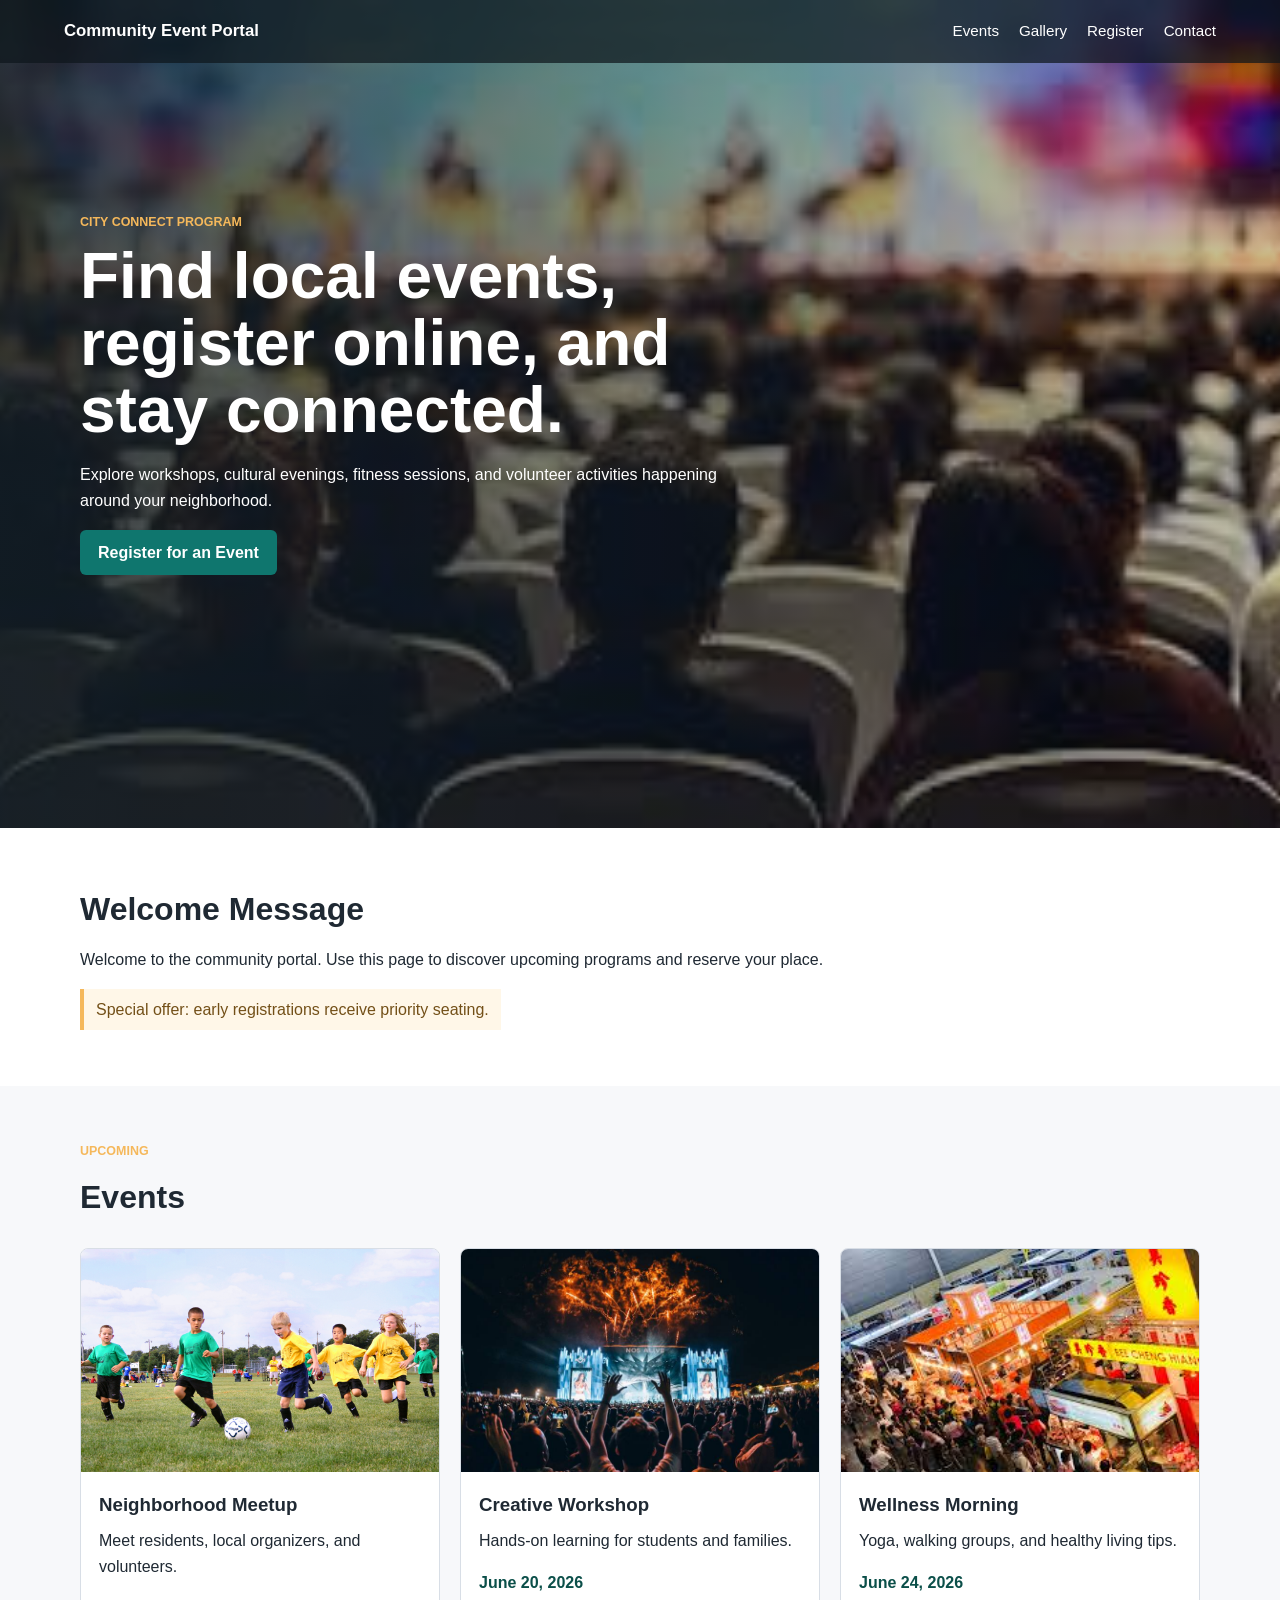
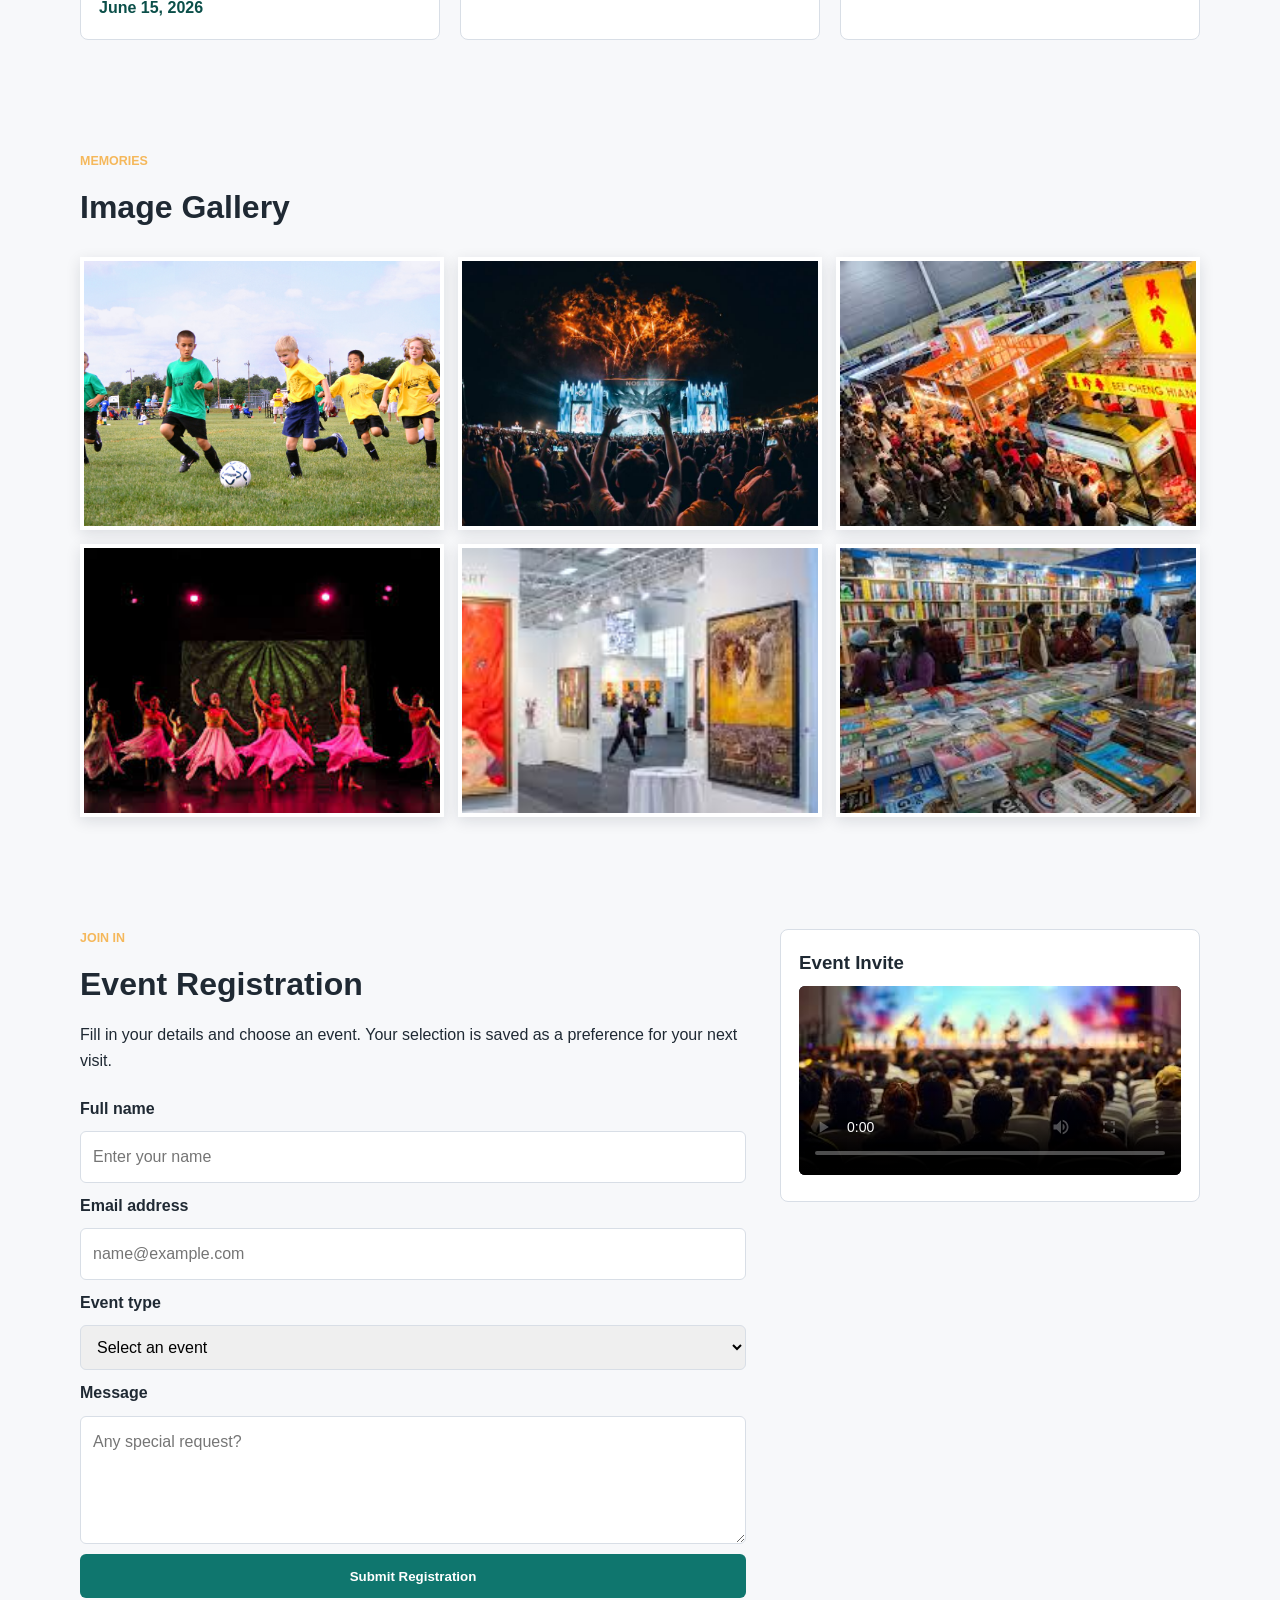
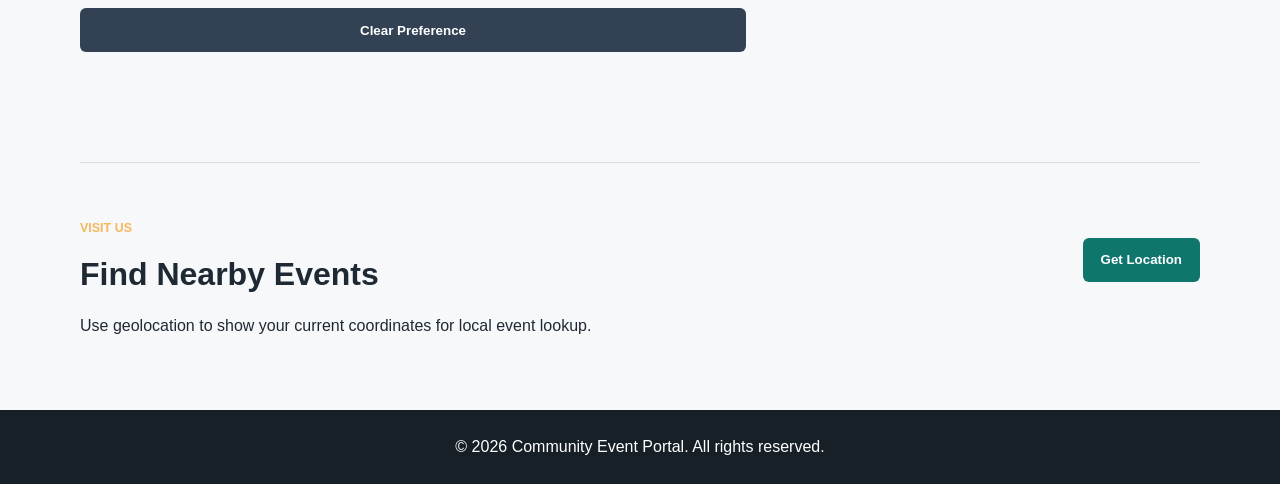
<file: Module 1-HTML 5/index.html>
<!DOCTYPE html>
<html lang="en">
<head>
  <meta charset="UTF-8">
  <meta name="viewport" content="width=device-width, initial-scale=1.0">
  <title>Community Event Portal</title>
  <link rel="stylesheet" href="styles.css">
</head>
<body>
  <header class="site-header" id="home">
    <nav class="navbar" aria-label="Main navigation">
      <a class="brand" href="#home">Community Event Portal</a>
      <div class="nav-links">
        <a href="#events">Events</a>
        <a href="#gallery">Gallery</a>
        <a href="#register">Register</a>
        <a href="#contact">Contact</a>
      </div>
    </nav>

    <section class="hero">
      <div class="hero-copy">
        <p class="eyebrow">City connect program</p>
        <h1>Find local events, register online, and stay connected.</h1>
        <p>
          Explore workshops, cultural evenings, fitness sessions, and volunteer
          activities happening around your neighborhood.
        </p>
        <a class="button" href="#register">Register for an Event</a>
      </div>
    </section>
  </header>

  <main>
    <section class="notice" id="welcome">
      <h2>Welcome Message</h2>
      <p>
        Welcome to the community portal. Use this page to discover upcoming
        programs and reserve your place.
      </p>
      <p class="highlight">Special offer: early registrations receive priority seating.</p>
    </section>

    <section class="section" id="events">
      <div class="section-heading">
        <p class="eyebrow">Upcoming</p>
        <h2>Events</h2>
      </div>
      <div class="event-grid">
        <article class="event-card">
          <img src="assets/images/img1.jpg" alt="People gathered for a community event">
          <div>
            <h3>Neighborhood Meetup</h3>
            <p>Meet residents, local organizers, and volunteers.</p>
            <span>June 15, 2026</span>
          </div>
        </article>
        <article class="event-card">
          <img src="assets/images/img2.jpg" alt="Indoor creative workshop">
          <div>
            <h3>Creative Workshop</h3>
            <p>Hands-on learning for students and families.</p>
            <span>June 20, 2026</span>
          </div>
        </article>
        <article class="event-card">
          <img src="assets/images/img3.jpg" alt="Outdoor wellness activity">
          <div>
            <h3>Wellness Morning</h3>
            <p>Yoga, walking groups, and healthy living tips.</p>
            <span>June 24, 2026</span>
          </div>
        </article>
      </div>
    </section>

    <section class="section" id="gallery">
      <div class="section-heading">
        <p class="eyebrow">Memories</p>
        <h2>Image Gallery</h2>
      </div>
      <div class="gallery">
        <img src="assets/images/img1.jpg" alt="Community photo 1">
        <img src="assets/images/img2.jpg" alt="Community photo 2">
        <img src="assets/images/img3.jpg" alt="Community photo 3">
        <img src="assets/images/img4.jpg" alt="Community photo 4">
        <img src="assets/images/img5.jpg" alt="Community photo 5">
        <img src="assets/images/img6.jpg" alt="Community photo 6">
      </div>
    </section>

    <section class="section split" id="register">
      <div>
        <p class="eyebrow">Join in</p>
        <h2>Event Registration</h2>
        <p>
          Fill in your details and choose an event. Your selection is saved as a
          preference for your next visit.
        </p>

        <form id="registrationForm">
          <label for="name">Full name</label>
          <input type="text" id="name" name="name" placeholder="Enter your name" required>

          <label for="email">Email address</label>
          <input type="email" id="email" name="email" placeholder="name@example.com" required>

          <label for="eventType">Event type</label>
          <select id="eventType" name="eventType" required>
            <option value="">Select an event</option>
            <option>Neighborhood Meetup</option>
            <option>Creative Workshop</option>
            <option>Wellness Morning</option>
            <option>Volunteer Drive</option>
          </select>

          <label for="message">Message</label>
          <textarea id="message" name="message" rows="4" placeholder="Any special request?"></textarea>

          <button class="button" type="submit">Submit Registration</button>
          <button class="button secondary" type="button" id="clearPreference">Clear Preference</button>
        </form>
        <p class="status" id="formStatus" aria-live="polite"></p>
      </div>

      <aside class="video-panel">
        <h3>Event Invite</h3>
        <video controls poster="assets/images/event.jpg" width="100%">
          <source src="assets/video/event.mp4" type="video/mp4">
          Your browser does not support the video tag.
        </video>
      </aside>
    </section>

    <section class="section location" id="contact">
      <div>
        <p class="eyebrow">Visit us</p>
        <h2>Find Nearby Events</h2>
        <p>Use geolocation to show your current coordinates for local event lookup.</p>
      </div>
      <div>
        <button class="button" id="locationButton" type="button">Get Location</button>
        <p class="status" id="locationStatus" aria-live="polite"></p>
      </div>
    </section>
  </main>

  <footer>
    <p>&copy; 2026 Community Event Portal. All rights reserved.</p>
  </footer>

  <script src="script.js"></script>
</body>
</html>
</file>
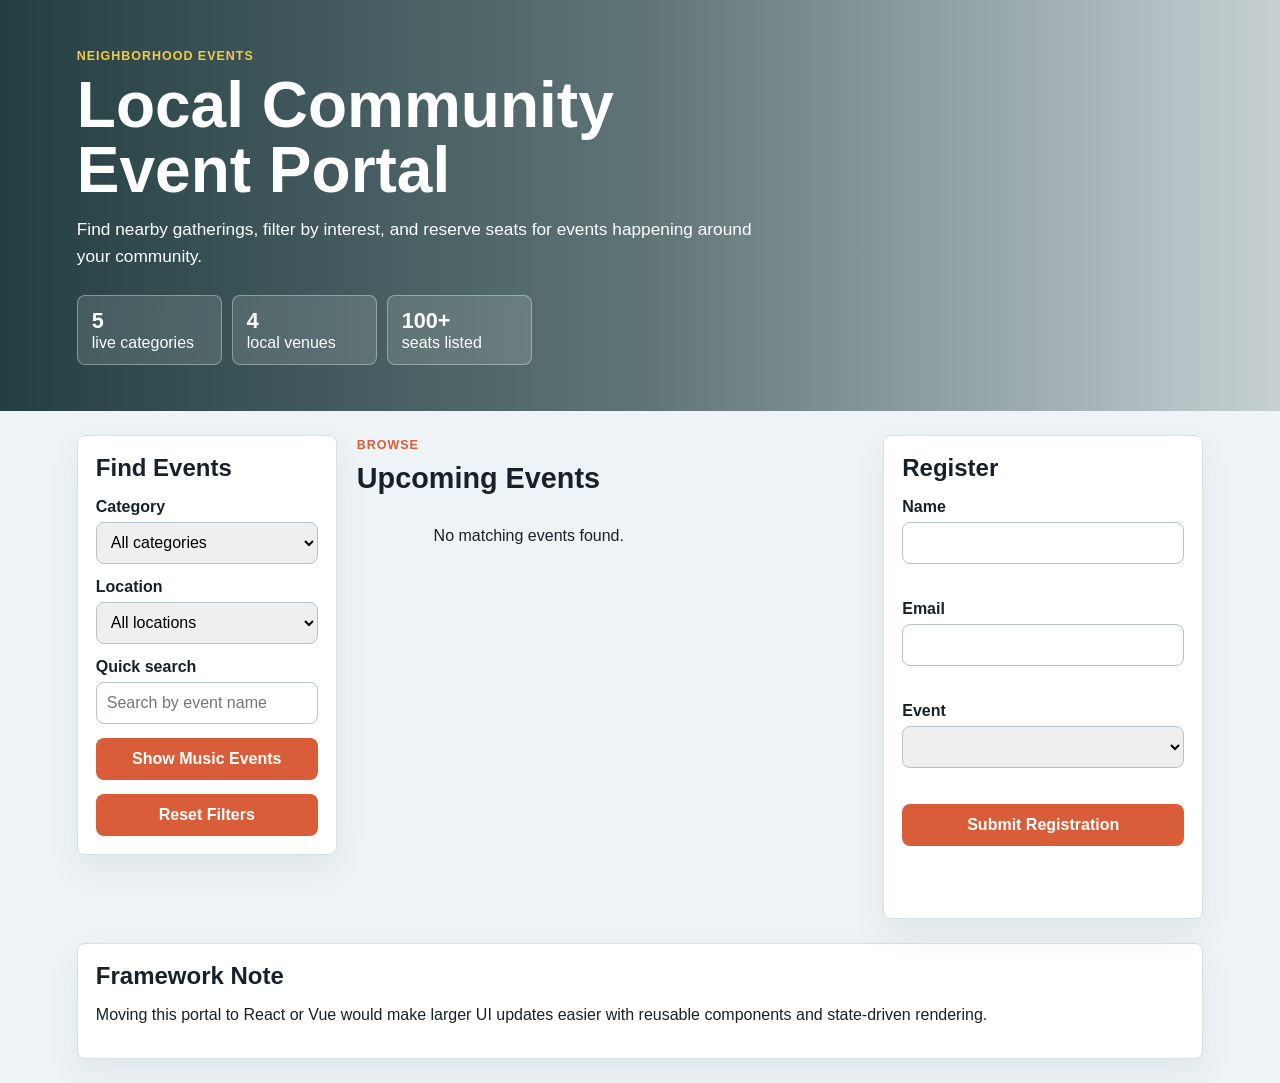
<file: Module 1-JavaScript/index.html>
﻿<!DOCTYPE html>
<html lang="en">
<head>
  <meta charset="UTF-8" />
  <meta name="viewport" content="width=device-width, initial-scale=1.0" />
  <title>Local Community Event Portal</title>
  <link rel="stylesheet" href="style.css" />
</head>
<body>
  <header class="site-header">
    <div class="hero-content">
      <span class="eyebrow">Neighborhood events</span>
      <h1>Local Community Event Portal</h1>
      <p>Find nearby gatherings, filter by interest, and reserve seats for events happening around your community.</p>
      <div class="hero-stats" aria-label="Community event highlights">
        <span><strong>5</strong> live categories</span>
        <span><strong>4</strong> local venues</span>
        <span><strong>100+</strong> seats listed</span>
      </div>
    </div>
  </header>

  <main class="layout">
    <section class="panel controls">
      <h2>Find Events</h2>
      <label for="categoryFilter">Category</label>
      <select id="categoryFilter">
        <option value="all">All categories</option>
        <option value="Music">Music</option>
        <option value="Workshop">Workshop</option>
        <option value="Sports">Sports</option>
        <option value="Food">Food</option>
        <option value="Health">Health</option>
      </select>

      <label for="locationFilter">Location</label>
      <select id="locationFilter">
        <option value="all">All locations</option>
        <option value="Town Hall">Town Hall</option>
        <option value="Community Park">Community Park</option>
        <option value="Library">Library</option>
        <option value="Sports Ground">Sports Ground</option>
      </select>

      <label for="searchInput">Quick search</label>
      <input id="searchInput" type="search" placeholder="Search by event name" />

      <button id="showMusicBtn" type="button">Show Music Events</button>
      <button id="resetBtn" type="button">Reset Filters</button>
    </section>

    <section class="content">
      <div class="section-heading">
        <div>
          <span class="eyebrow dark">Browse</span>
          <h2>Upcoming Events</h2>
        </div>
        <span id="loadingSpinner" class="spinner hidden">Loading...</span>
      </div>
      <div id="eventList" class="event-grid"></div>
      <p id="emptyState" class="empty hidden">No matching events found.</p>
    </section>

    <section class="panel registration-panel">
      <h2>Register</h2>
      <form id="registrationForm" novalidate>
        <label for="userName">Name</label>
        <input id="userName" name="userName" type="text" />
        <small class="error" id="nameError"></small>

        <label for="userEmail">Email</label>
        <input id="userEmail" name="userEmail" type="email" />
        <small class="error" id="emailError"></small>

        <label for="selectedEvent">Event</label>
        <select id="selectedEvent" name="selectedEvent"></select>
        <small class="error" id="eventError"></small>

        <button id="registerBtn" type="submit">Submit Registration</button>
      </form>
      <p id="formMessage" class="message"></p>
    </section>
  </main>

  <section class="notes">
    <h2>Framework Note</h2>
    <p>Moving this portal to React or Vue would make larger UI updates easier with reusable components and state-driven rendering.</p>
  </section>

  <script src="https://code.jquery.com/jquery-3.7.1.min.js"></script>
  <script src="main.js"></script>
</body>
</html>
</file>
<file: Module 1-HTML 5/styles.css>
:root {
  --ink: #1f2933;
  --muted: #5b6573;
  --paper: #f7f8fa;
  --line: #d8dee6;
  --accent: #0f766e;
  --accent-dark: #0b4f49;
  --warm: #f5b85b;
  --white: #ffffff;
}

* {
  box-sizing: border-box;
}

html {
  scroll-behavior: smooth;
}

body {
  margin: 0;
  font-family: Arial, Helvetica, sans-serif;
  color: var(--ink);
  background: var(--paper);
  line-height: 1.6;
}

a {
  color: inherit;
}

.site-header {
  min-height: 92vh;
  background:
    linear-gradient(90deg, rgba(20, 32, 39, 0.82), rgba(20, 32, 39, 0.22)),
    url("assets/images/event.jpg") center/cover;
  color: var(--white);
}

.navbar {
  display: flex;
  align-items: center;
  justify-content: space-between;
  gap: 24px;
  padding: 18px clamp(20px, 5vw, 72px);
  background: rgba(14, 23, 28, 0.72);
  position: sticky;
  top: 0;
  z-index: 2;
}

.brand {
  font-weight: 700;
  text-decoration: none;
  font-size: 1.05rem;
}

.nav-links {
  display: flex;
  flex-wrap: wrap;
  gap: 8px 20px;
}

.nav-links a {
  text-decoration: none;
  font-size: 0.95rem;
}

.nav-links a:hover {
  color: var(--warm);
}

.hero {
  width: min(1120px, calc(100% - 40px));
  margin: 0 auto;
  padding: clamp(72px, 12vw, 150px) 0 80px;
}

.hero-copy {
  max-width: 680px;
}

.eyebrow {
  margin: 0 0 10px;
  color: var(--warm);
  font-weight: 700;
  text-transform: uppercase;
  font-size: 0.78rem;
  letter-spacing: 0;
}

h1,
h2,
h3,
p {
  margin-top: 0;
}

h1 {
  font-size: clamp(2rem, 6vw, 4rem);
  line-height: 1.05;
  margin-bottom: 18px;
}

h2 {
  font-size: 2rem;
  margin-bottom: 12px;
}

h3 {
  margin-bottom: 8px;
}

.button {
  display: inline-flex;
  align-items: center;
  justify-content: center;
  min-height: 44px;
  padding: 10px 18px;
  border: 0;
  border-radius: 6px;
  background: var(--accent);
  color: var(--white);
  font-weight: 700;
  text-decoration: none;
  cursor: pointer;
}

.button:hover {
  background: var(--accent-dark);
}

.button.secondary {
  background: #334155;
}

.notice,
.section {
  width: min(1120px, calc(100% - 40px));
  margin: 0 auto;
  padding: 56px 0;
}

.notice {
  background: var(--white);
  width: 100%;
  padding-left: max(20px, calc((100% - 1120px) / 2));
  padding-right: max(20px, calc((100% - 1120px) / 2));
}

.highlight {
  display: inline-block;
  margin-bottom: 0;
  padding: 8px 12px;
  border-left: 4px solid var(--warm);
  background: #fff7e8;
  color: #735018;
}

.section-heading {
  margin-bottom: 24px;
}

.event-grid {
  display: grid;
  grid-template-columns: repeat(3, 1fr);
  gap: 20px;
}

.event-card {
  background: var(--white);
  border: 1px solid var(--line);
  border-radius: 8px;
  overflow: hidden;
}

.event-card img {
  width: 100%;
  aspect-ratio: 16 / 10;
  object-fit: cover;
  display: block;
}

.event-card div {
  padding: 18px;
}

.event-card span {
  color: var(--accent-dark);
  font-weight: 700;
}

.gallery {
  display: grid;
  grid-template-columns: repeat(3, 1fr);
  gap: 14px;
}

.gallery img {
  width: 100%;
  aspect-ratio: 4 / 3;
  object-fit: cover;
  display: block;
  border: 4px solid var(--white);
  box-shadow: 0 4px 14px rgba(15, 23, 42, 0.12);
}

.split {
  display: grid;
  grid-template-columns: minmax(0, 1fr) minmax(280px, 420px);
  gap: 34px;
  align-items: start;
}

form {
  display: grid;
  gap: 10px;
  margin-top: 22px;
}

label {
  font-weight: 700;
}

input,
select,
textarea {
  width: 100%;
  padding: 12px;
  border: 1px solid var(--line);
  border-radius: 6px;
  font: inherit;
}

input:focus,
select:focus,
textarea:focus {
  outline: 3px solid rgba(15, 118, 110, 0.18);
  border-color: var(--accent);
}

.video-panel {
  background: var(--white);
  border: 1px solid var(--line);
  border-radius: 8px;
  padding: 18px;
}

video {
  border-radius: 6px;
  background: #0f172a;
}

.location {
  display: flex;
  align-items: center;
  justify-content: space-between;
  gap: 24px;
  border-top: 1px solid var(--line);
}

.status {
  min-height: 24px;
  margin-top: 14px;
  color: var(--accent-dark);
  font-weight: 700;
}

footer {
  padding: 24px;
  text-align: center;
  background: #172026;
  color: var(--white);
}

footer p {
  margin: 0;
}

@media (max-width: 800px) {
  .navbar,
  .location {
    align-items: flex-start;
    flex-direction: column;
  }

  .event-grid,
  .gallery,
  .split {
    grid-template-columns: 1fr;
  }

  .site-header {
    min-height: auto;
  }
}
</file>
<file: Module 1-JavaScript/style.css>
﻿* {
  box-sizing: border-box;
}

:root {
  --ink: #17212b;
  --muted: #66727f;
  --surface: #ffffff;
  --line: #d7e0e7;
  --teal: #174c4f;
  --coral: #d95d39;
  --coral-dark: #bd4828;
  --mint: #dff3e8;
  --gold: #f7c948;
}

body {
  margin: 0;
  font-family: Arial, Helvetica, sans-serif;
  color: var(--ink);
  background: #eef4f6;
}

.site-header {
  min-height: 330px;
  color: white;
  padding: 46px 6vw;
  display: flex;
  align-items: end;
  background:
    linear-gradient(90deg, rgba(18, 47, 51, 0.92), rgba(18, 47, 51, 0.65), rgba(18, 47, 51, 0.18)),
    url("https://images.unsplash.com/photo-1528605248644-14dd04022da1?auto=format&fit=crop&w=1800&q=80") center/cover;
}

.hero-content {
  max-width: 780px;
}

.eyebrow {
  display: inline-block;
  margin-bottom: 10px;
  color: var(--gold);
  font-size: 0.78rem;
  font-weight: 800;
  letter-spacing: 0.08em;
  text-transform: uppercase;
}

.eyebrow.dark {
  color: var(--coral);
}

.site-header h1 {
  margin: 0 0 12px;
  max-width: 720px;
  font-size: clamp(2.1rem, 5vw, 4.4rem);
  line-height: 1.02;
}

.site-header p {
  margin: 0;
  max-width: 680px;
  font-size: 1.08rem;
  line-height: 1.6;
}

.hero-stats {
  display: flex;
  flex-wrap: wrap;
  gap: 10px;
  margin-top: 24px;
}

.hero-stats span {
  min-width: 145px;
  padding: 12px 14px;
  border: 1px solid rgba(255, 255, 255, 0.35);
  border-radius: 8px;
  background: rgba(255, 255, 255, 0.13);
  backdrop-filter: blur(6px);
}

.hero-stats strong {
  display: block;
  font-size: 1.35rem;
}

.layout {
  display: grid;
  grid-template-columns: 260px minmax(0, 1fr) 320px;
  gap: 20px;
  padding: 24px 6vw;
}

.panel,
.event-card,
.notes {
  background: var(--surface);
  border: 1px solid var(--line);
  border-radius: 8px;
  box-shadow: 0 14px 35px rgba(31, 41, 51, 0.07);
}

.panel {
  padding: 18px;
  align-self: start;
  position: sticky;
  top: 18px;
}

.panel h2,
.content h2,
.notes h2 {
  margin: 0 0 16px;
}

.content h2 {
  font-size: 1.8rem;
}

label {
  display: block;
  margin: 14px 0 6px;
  font-weight: 700;
}

input,
select,
button {
  width: 100%;
  min-height: 42px;
  border-radius: 8px;
  border: 1px solid #b6c2cc;
  padding: 9px 10px;
  font: inherit;
}

input:focus,
select:focus {
  outline: 3px solid rgba(23, 76, 79, 0.18);
  border-color: var(--teal);
}

button {
  margin-top: 14px;
  border: none;
  background: var(--coral);
  color: white;
  cursor: pointer;
  font-weight: 800;
  transition: transform 0.18s ease, background 0.18s ease, box-shadow 0.18s ease;
}

button:hover {
  background: var(--coral-dark);
  box-shadow: 0 8px 18px rgba(217, 93, 57, 0.24);
  transform: translateY(-1px);
}

button.secondary {
  background: #52616b;
}

button.secondary:hover {
  background: #3d4a53;
}

.section-heading {
  display: flex;
  justify-content: space-between;
  align-items: center;
  gap: 16px;
  margin-bottom: 16px;
}

.event-grid {
  display: grid;
  grid-template-columns: repeat(auto-fit, minmax(260px, 1fr));
  gap: 18px;
}

.event-card {
  overflow: hidden;
  display: none;
  transition: transform 0.18s ease, box-shadow 0.18s ease;
}

.event-card:hover {
  transform: translateY(-3px);
  box-shadow: 0 18px 42px rgba(31, 41, 51, 0.12);
}

.event-image {
  width: 100%;
  aspect-ratio: 16 / 10;
  object-fit: cover;
  display: block;
  background: #d7e0e7;
}

.event-body {
  padding: 16px;
}

.category-pill {
  display: inline-flex;
  align-items: center;
  min-height: 28px;
  padding: 5px 10px;
  border-radius: 999px;
  background: var(--mint);
  color: #15563c;
  font-size: 0.78rem;
  font-weight: 800;
}

.event-card h3 {
  margin: 12px 0 8px;
  font-size: 1.16rem;
  line-height: 1.25;
}

.meta {
  margin: 6px 0;
  color: var(--muted);
}

.seats {
  font-weight: 800;
}

.card-actions {
  display: grid;
  grid-template-columns: 1fr 1fr;
  gap: 10px;
  margin-top: 12px;
}

.card-actions button {
  margin-top: 0;
}

.error {
  display: block;
  min-height: 18px;
  color: #b42318;
  margin-top: 4px;
}

.message {
  min-height: 22px;
  font-weight: 700;
}

.success {
  color: #16703c;
}

.failure {
  color: #b42318;
}

.spinner {
  color: var(--coral);
  font-weight: 800;
}

.empty,
.notes {
  margin: 0 6vw 24px;
}

.notes {
  padding: 18px;
}

.hidden {
  display: none;
}

@media (max-width: 1100px) {
  .layout {
    grid-template-columns: 240px 1fr;
  }

  .registration-panel {
    grid-column: 1 / -1;
    position: static;
  }
}

@media (max-width: 760px) {
  .site-header {
    min-height: 420px;
    padding: 32px 5vw;
    align-items: center;
  }

  .layout {
    grid-template-columns: 1fr;
    padding: 18px 5vw;
  }

  .panel {
    position: static;
  }

  .hero-stats span {
    flex: 1 1 140px;
  }

  .card-actions {
    grid-template-columns: 1fr;
  }
}
</file>
